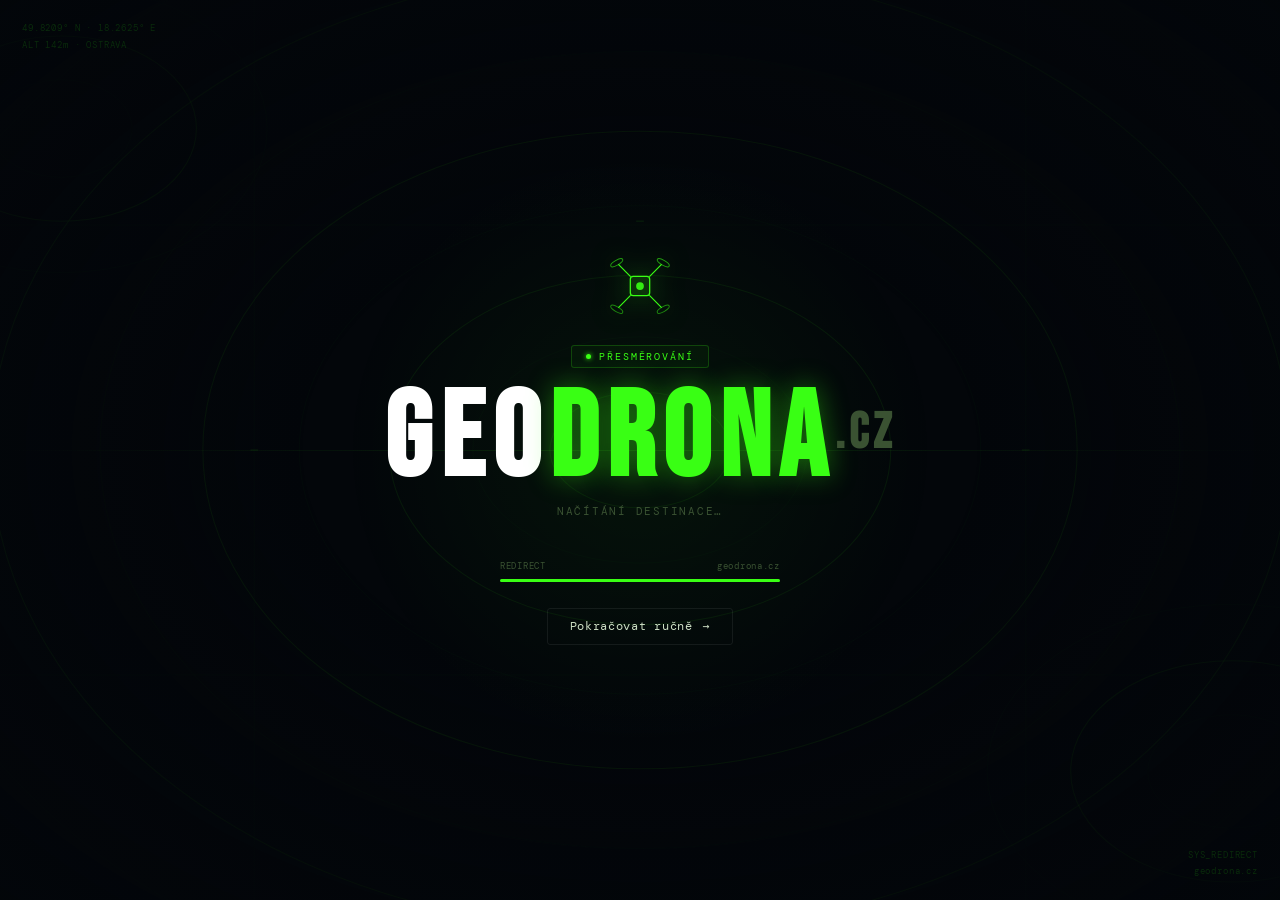
<file: index.html>
<!DOCTYPE html>
<html lang="cs">
<head>
<meta charset="UTF-8">
<meta name="viewport" content="width=device-width, initial-scale=1.0">

<title>geodrona.cz</title>
<link href="https://fonts.googleapis.com/css2?family=Bebas+Neue&family=DM+Mono:wght@400;500&display=swap" rel="stylesheet">
<script>setTimeout(() => window.location.replace("https://geodrona.cz"), 3500);</script>
<style>
  *, *::before, *::after { box-sizing: border-box; margin: 0; padding: 0; }
  :root {
    --bg: #03060a;
    --accent: #39ff14;
    --text: #cddfc4;
    --muted: #3a5232;
  }
  body {
    background: var(--bg);
    color: var(--text);
    font-family: 'DM Mono', monospace;
    height: 100vh;
    overflow: hidden;
    display: flex;
    align-items: center;
    justify-content: center;
    position: relative;
  }

  .topo {
    position: fixed; inset: 0; pointer-events: none;
  }
  .topo svg { width: 100%; height: 100%; }

  .vignette {
    position: fixed; inset: 0;
    background: radial-gradient(ellipse 75% 75% at 50% 50%, transparent 35%, rgba(3,6,10,0.9) 100%);
    pointer-events: none;
  }

  .glow {
    position: fixed;
    width: 600px; height: 600px;
    border-radius: 50%;
    background: radial-gradient(circle, rgba(57,255,20,0.06) 0%, transparent 70%);
    top: 50%; left: 50%;
    transform: translate(-50%,-50%);
    pointer-events: none;
    animation: breathe 5s ease-in-out infinite alternate;
  }
  @keyframes breathe {
    from { opacity: 0.5; transform: translate(-50%,-50%) scale(1); }
    to   { opacity: 1;   transform: translate(-50%,-50%) scale(1.15); }
  }

  .scanline {
    position: fixed; width: 100%; height: 1px;
    background: linear-gradient(90deg, transparent, rgba(57,255,20,0.1), transparent);
    animation: scan 7s linear infinite;
    pointer-events: none; z-index: 3;
  }
  @keyframes scan { from { top: -2px; } to { top: 100vh; } }

  .corner {
    position: fixed;
    font-size: 0.58rem;
    color: rgba(57,255,20,0.15);
    letter-spacing: 0.09em;
    line-height: 1.8; z-index: 5;
  }
  .c-tl { top: 20px; left: 22px; }
  .c-br { bottom: 20px; right: 22px; text-align: right; }

  .container {
    position: relative; z-index: 10;
    text-align: center; padding: 40px 32px;
  }

  .icon {
    width: 62px; height: 62px;
    margin: 0 auto 26px;
    animation: floaty 3s ease-in-out infinite;
    filter: drop-shadow(0 0 12px rgba(57,255,20,0.55));
  }
  @keyframes floaty {
    0%,100% { transform: translateY(0); }
    50%      { transform: translateY(-9px); }
  }

  .chip {
    display: inline-flex; align-items: center; gap: 8px;
    border: 1px solid rgba(57,255,20,0.2);
    background: rgba(57,255,20,0.04);
    border-radius: 3px;
    padding: 4px 14px;
    font-size: 0.6rem; letter-spacing: 0.2em; color: var(--accent);
    margin-bottom: 18px;
    animation: fadeUp 0.6s ease both;
  }
  .chip-dot {
    width: 5px; height: 5px; background: var(--accent);
    border-radius: 50%; box-shadow: 0 0 5px var(--accent);
    animation: blink 1.2s ease-in-out infinite;
  }
  @keyframes blink { 0%,100% { opacity:1; } 50% { opacity:0.1; } }

  h1 {
    font-family: 'Bebas Neue', sans-serif;
    font-size: clamp(4rem, 10vw, 7.5rem);
    letter-spacing: 0.07em;
    line-height: 0.9;
    margin-bottom: 10px;
    animation: fadeUp 0.6s ease 0.1s both;
  }
  .g1 { color: #fff; }
  .g2 { color: var(--accent); text-shadow: 0 0 28px rgba(57,255,20,0.4); }
  .g3 { color: var(--muted); font-size: 0.42em; letter-spacing: 0.1em; vertical-align: middle; }

  .sub {
    font-size: 0.68rem; color: var(--muted);
    letter-spacing: 0.16em; text-transform: uppercase;
    margin-bottom: 42px;
    animation: fadeUp 0.6s ease 0.2s both;
  }

  .prog-wrap {
    width: 280px; margin: 0 auto 26px;
    animation: fadeUp 0.6s ease 0.3s both;
  }
  .prog-meta {
    display: flex; justify-content: space-between;
    font-size: 0.58rem; color: var(--muted); letter-spacing: 0.08em; margin-bottom: 7px;
  }
  .prog-track { height: 3px; background: rgba(255,255,255,0.06); border-radius: 3px; overflow: hidden; }
  .prog-fill {
    height: 3px; background: var(--accent);
    box-shadow: 0 0 8px var(--accent), 0 0 18px rgba(57,255,20,0.25);
    width: 0;
    animation: fill 3s cubic-bezier(0.4,0,0.2,1) forwards;
  }
  @keyframes fill { from { width: 0; } to { width: 100%; } }

  .link {
    display: inline-flex; align-items: center; gap: 10px;
    text-decoration: none; color: var(--text);
    font-size: 0.72rem; letter-spacing: 0.06em;
    padding: 10px 22px;
    border: 1px solid rgba(255,255,255,0.07);
    border-radius: 3px;
    transition: all 0.2s;
    animation: fadeUp 0.6s ease 0.4s both;
  }
  .link:hover {
    border-color: rgba(57,255,20,0.28);
    color: var(--accent); background: rgba(57,255,20,0.04);
    transform: translateY(-2px);
  }
  .arr { transition: transform 0.2s; }
  .link:hover .arr { transform: translateX(4px); }

  @keyframes fadeUp {
    from { opacity: 0; transform: translateY(14px); }
    to   { opacity: 1; transform: translateY(0); }
  }
</style>
</head>
<body>

<div class="topo">
  <svg viewBox="0 0 1200 700" preserveAspectRatio="xMidYMid slice" xmlns="http://www.w3.org/2000/svg">
    <defs><style>
      .cl  { fill:none; stroke:rgba(57,255,20,0.07); stroke-width:0.8; }
      .cl2 { fill:none; stroke:rgba(57,255,20,0.035); stroke-width:0.5; }
    </style></defs>
    <ellipse class="cl"  cx="600" cy="350" rx="70"  ry="45"/>
    <ellipse class="cl2" cx="600" cy="350" rx="130" ry="88"/>
    <ellipse class="cl"  cx="600" cy="350" rx="195" ry="136"/>
    <ellipse class="cl2" cx="600" cy="350" rx="265" ry="190"/>
    <ellipse class="cl"  cx="600" cy="350" rx="340" ry="248"/>
    <ellipse class="cl2" cx="600" cy="350" rx="420" ry="310"/>
    <ellipse class="cl"  cx="600" cy="350" rx="505" ry="375"/>
    <ellipse class="cl2" cx="600" cy="350" rx="595" ry="445"/>
    <ellipse class="cl"  cx="600" cy="350" rx="690" ry="518"/>
    <ellipse class="cl2" cx="150" cy="100" rx="55"  ry="38"/>
    <ellipse class="cl"  cx="150" cy="100" rx="105" ry="72"/>
    <ellipse class="cl2" cx="150" cy="100" rx="160" ry="112"/>
    <ellipse class="cl2" cx="1060" cy="600" rx="65" ry="44"/>
    <ellipse class="cl"  cx="1060" cy="600" rx="125" ry="86"/>
    <ellipse class="cl2" cx="1060" cy="600" rx="190" ry="130"/>
    <line class="cl2" x1="0" y1="175" x2="1200" y2="175"/>
    <line class="cl2" x1="0" y1="525" x2="1200" y2="525"/>
    <line class="cl2" x1="300" y1="0"   x2="300" y2="700"/>
    <line class="cl2" x1="900" y1="0"   x2="900" y2="700"/>
    <g stroke="rgba(57,255,20,0.1)" stroke-width="0.8">
      <line x1="297" y1="350" x2="303" y2="350"/>
      <line x1="597" y1="172" x2="603" y2="172"/>
      <line x1="897" y1="350" x2="903" y2="350"/>
    </g>
  </svg>
</div>

<div class="vignette"></div>
<div class="glow"></div>
<div class="scanline"></div>

<span class="corner c-tl">49.8209° N · 18.2625° E<br>ALT 142m · OSTRAVA</span>
<span class="corner c-br">SYS_REDIRECT<br>geodrona.cz</span>

<div class="container">
  <div class="icon">
    <svg viewBox="0 0 64 64" fill="none" xmlns="http://www.w3.org/2000/svg">
      <rect x="22" y="22" width="20" height="20" rx="3" fill="rgba(57,255,20,0.1)" stroke="#39ff14" stroke-width="1.3"/>
      <circle cx="32" cy="32" r="4" fill="#39ff14" opacity="0.9"/>
      <line x1="22" y1="22" x2="10" y2="10" stroke="#39ff14" stroke-width="1.2" stroke-linecap="round"/>
      <line x1="42" y1="22" x2="54" y2="10" stroke="#39ff14" stroke-width="1.2" stroke-linecap="round"/>
      <line x1="22" y1="42" x2="10" y2="54" stroke="#39ff14" stroke-width="1.2" stroke-linecap="round"/>
      <line x1="42" y1="42" x2="54" y2="54" stroke="#39ff14" stroke-width="1.2" stroke-linecap="round"/>
      <ellipse cx="8"  cy="8"  rx="7" ry="2.5" fill="none" stroke="#39ff14" stroke-width="1" opacity="0.6" transform="rotate(-30 8 8)"/>
      <ellipse cx="56" cy="8"  rx="7" ry="2.5" fill="none" stroke="#39ff14" stroke-width="1" opacity="0.6" transform="rotate(30 56 8)"/>
      <ellipse cx="8"  cy="56" rx="7" ry="2.5" fill="none" stroke="#39ff14" stroke-width="1" opacity="0.5" transform="rotate(30 8 56)"/>
      <ellipse cx="56" cy="56" rx="7" ry="2.5" fill="none" stroke="#39ff14" stroke-width="1" opacity="0.5" transform="rotate(-30 56 56)"/>
    </svg>
  </div>

  <div class="chip"><span class="chip-dot"></span>PŘESMĚROVÁNÍ</div>

  <h1><span class="g1">GEO</span><span class="g2">DRONA</span><span class="g3">.cz</span></h1>
  <p class="sub">Načítání destinace&hellip;</p>

  <div class="prog-wrap">
    <div class="prog-meta"><span>REDIRECT</span><span>geodrona.cz</span></div>
    <div class="prog-track"><div class="prog-fill"></div></div>
  </div>

  <a href="https://geodrona.cz" class="link">Pokračovat ručně <span class="arr">→</span></a>
</div>
</body>
</html>
</file>
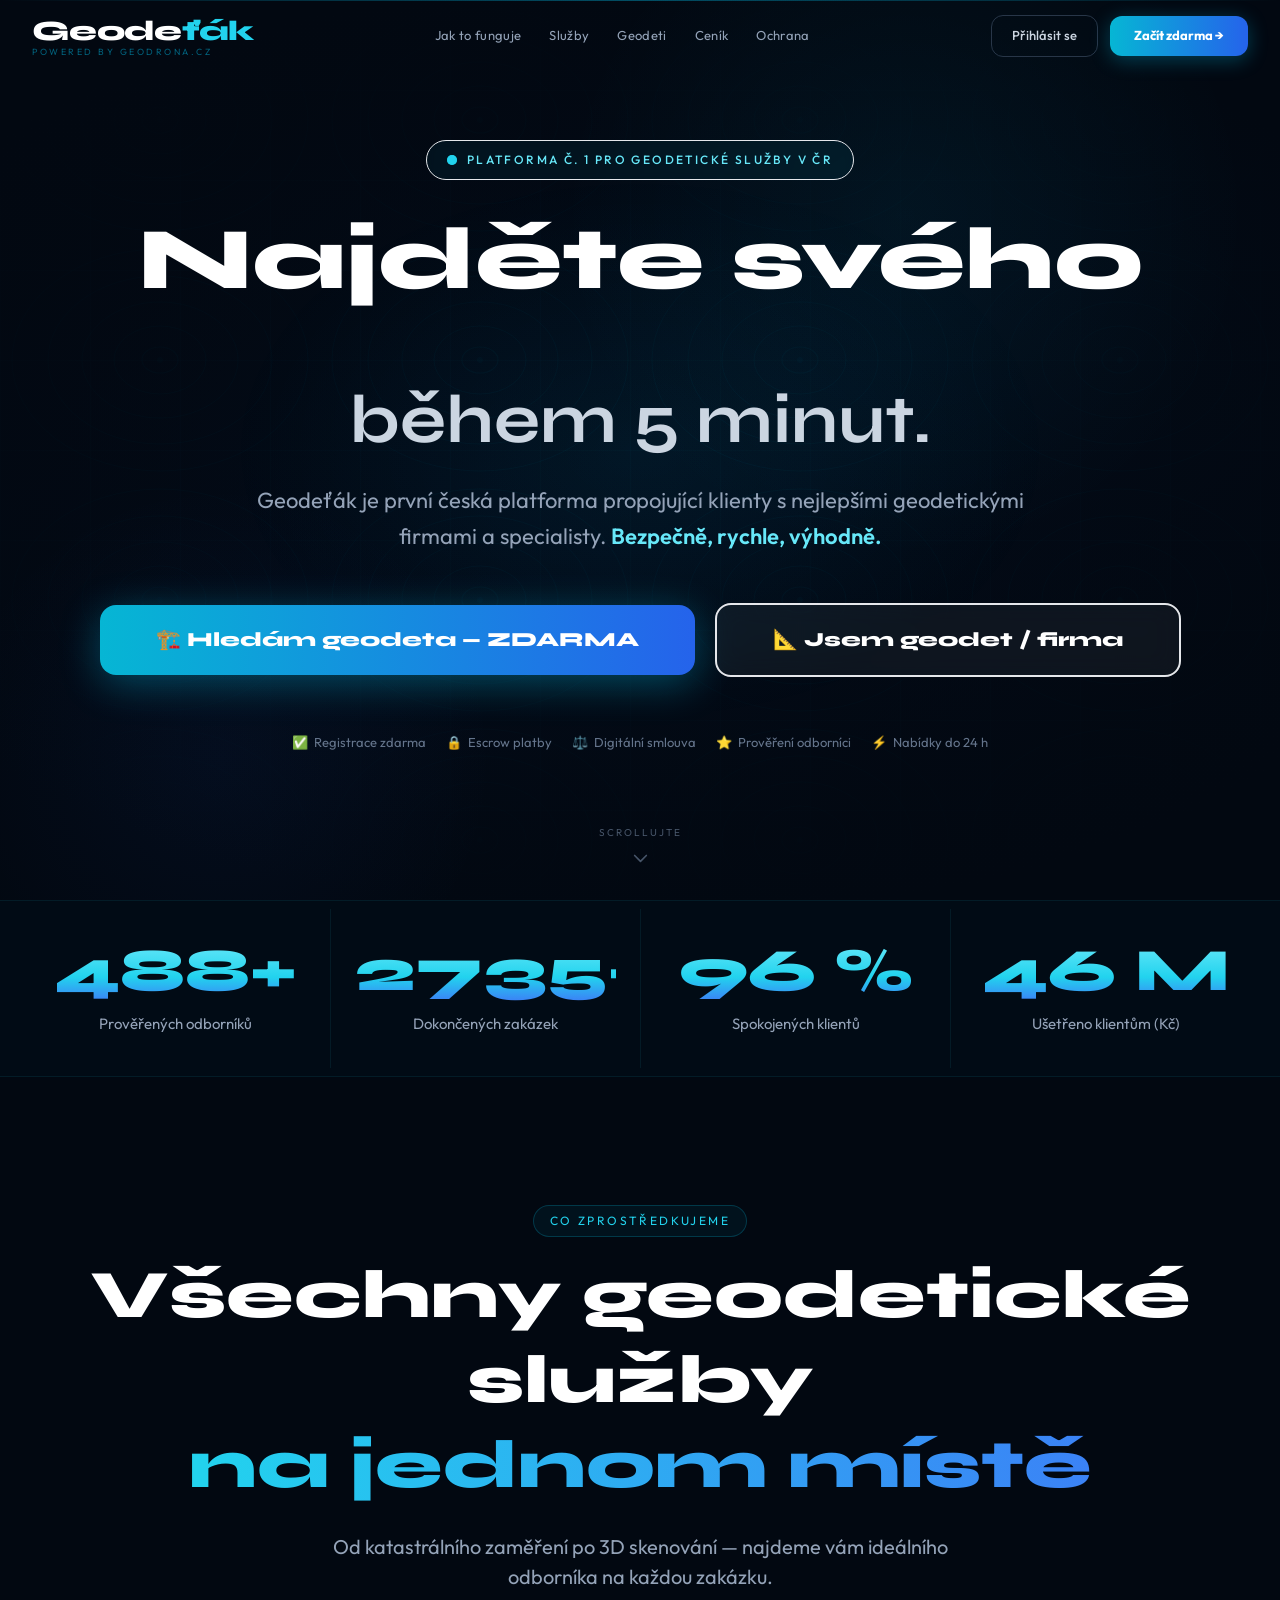
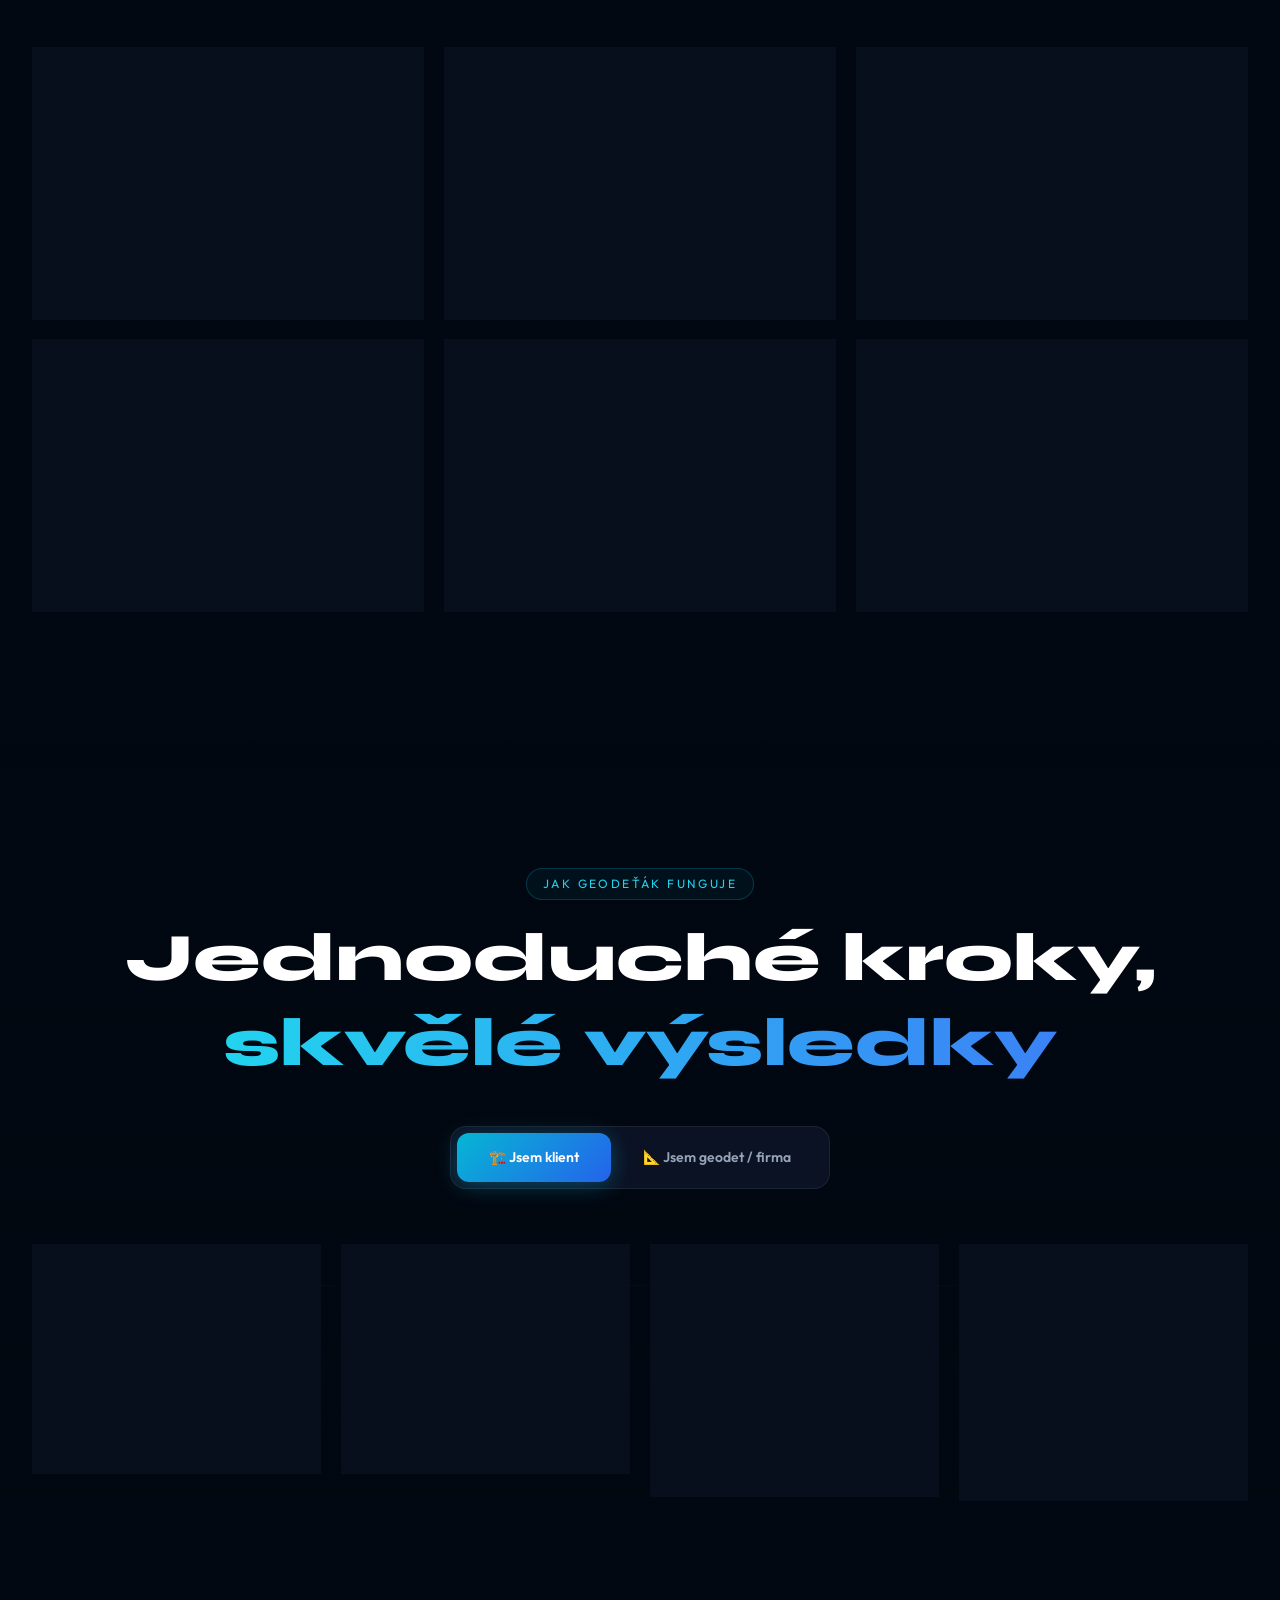
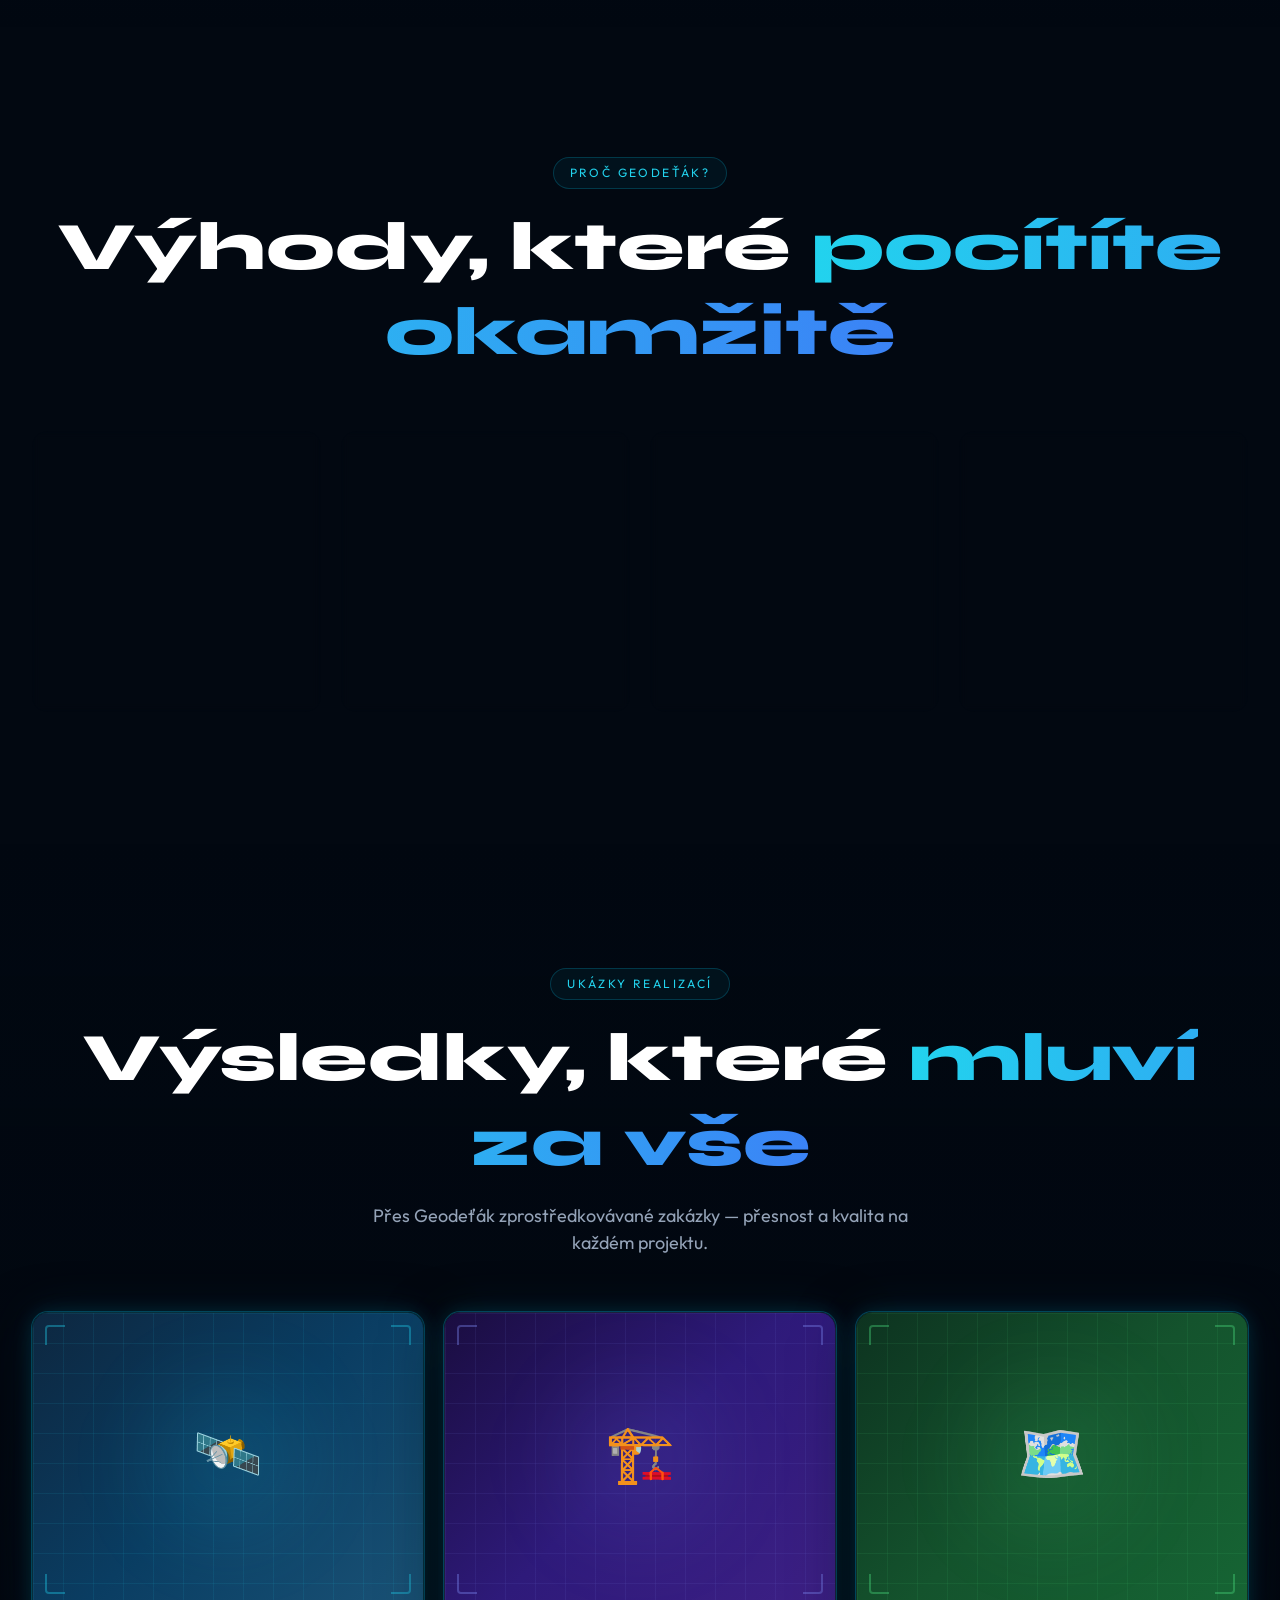
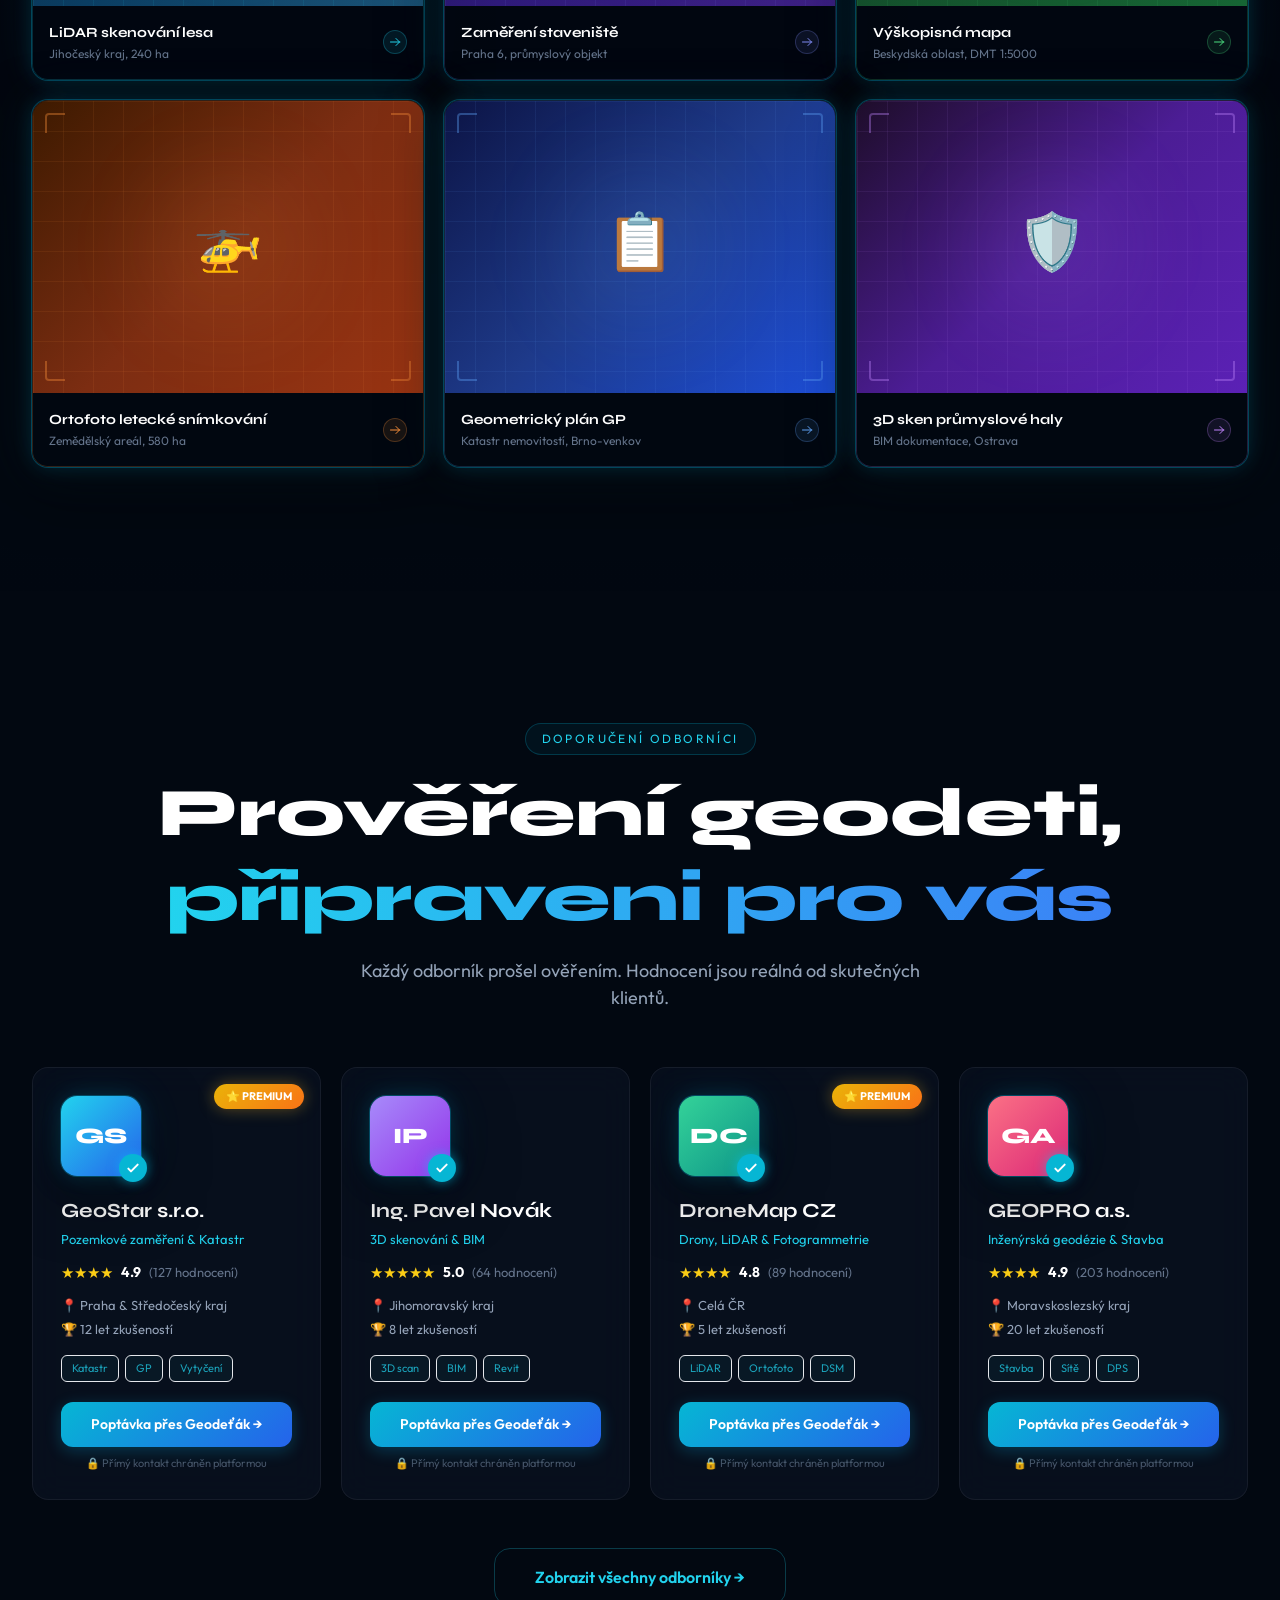
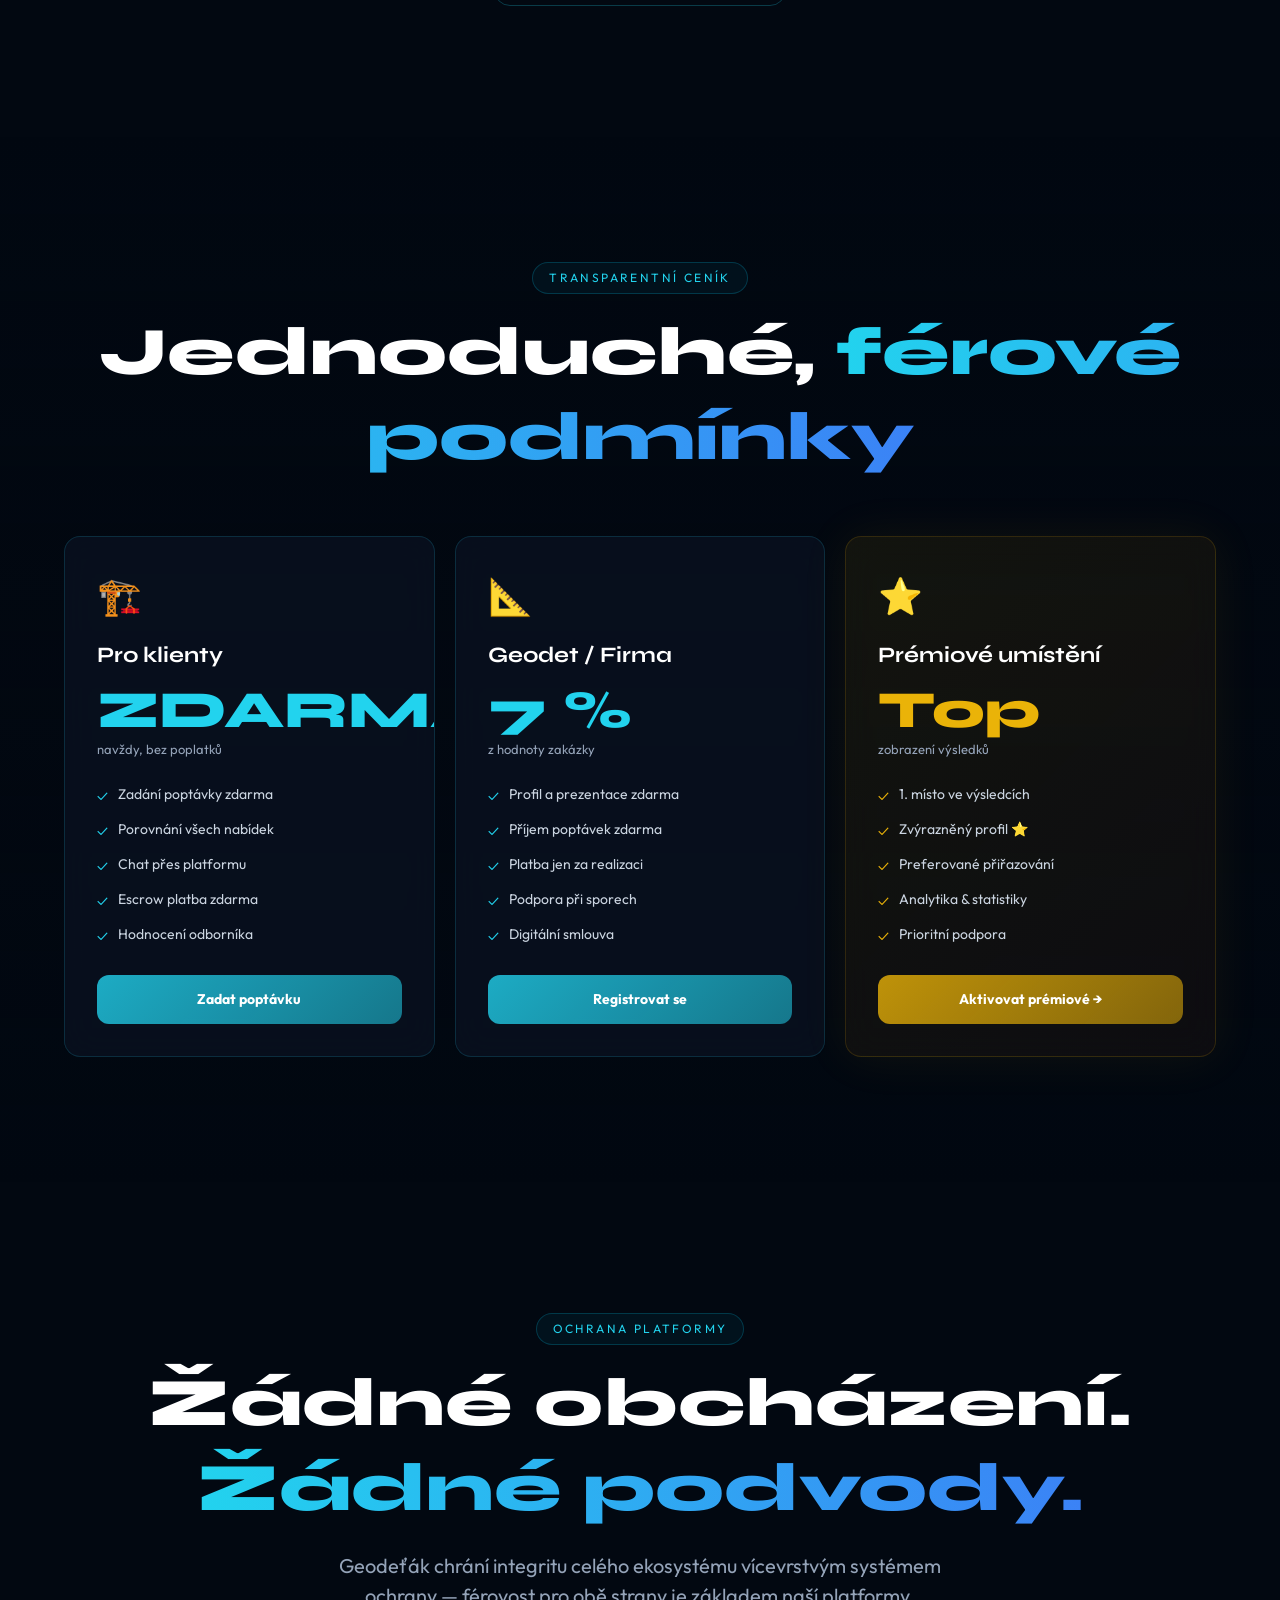
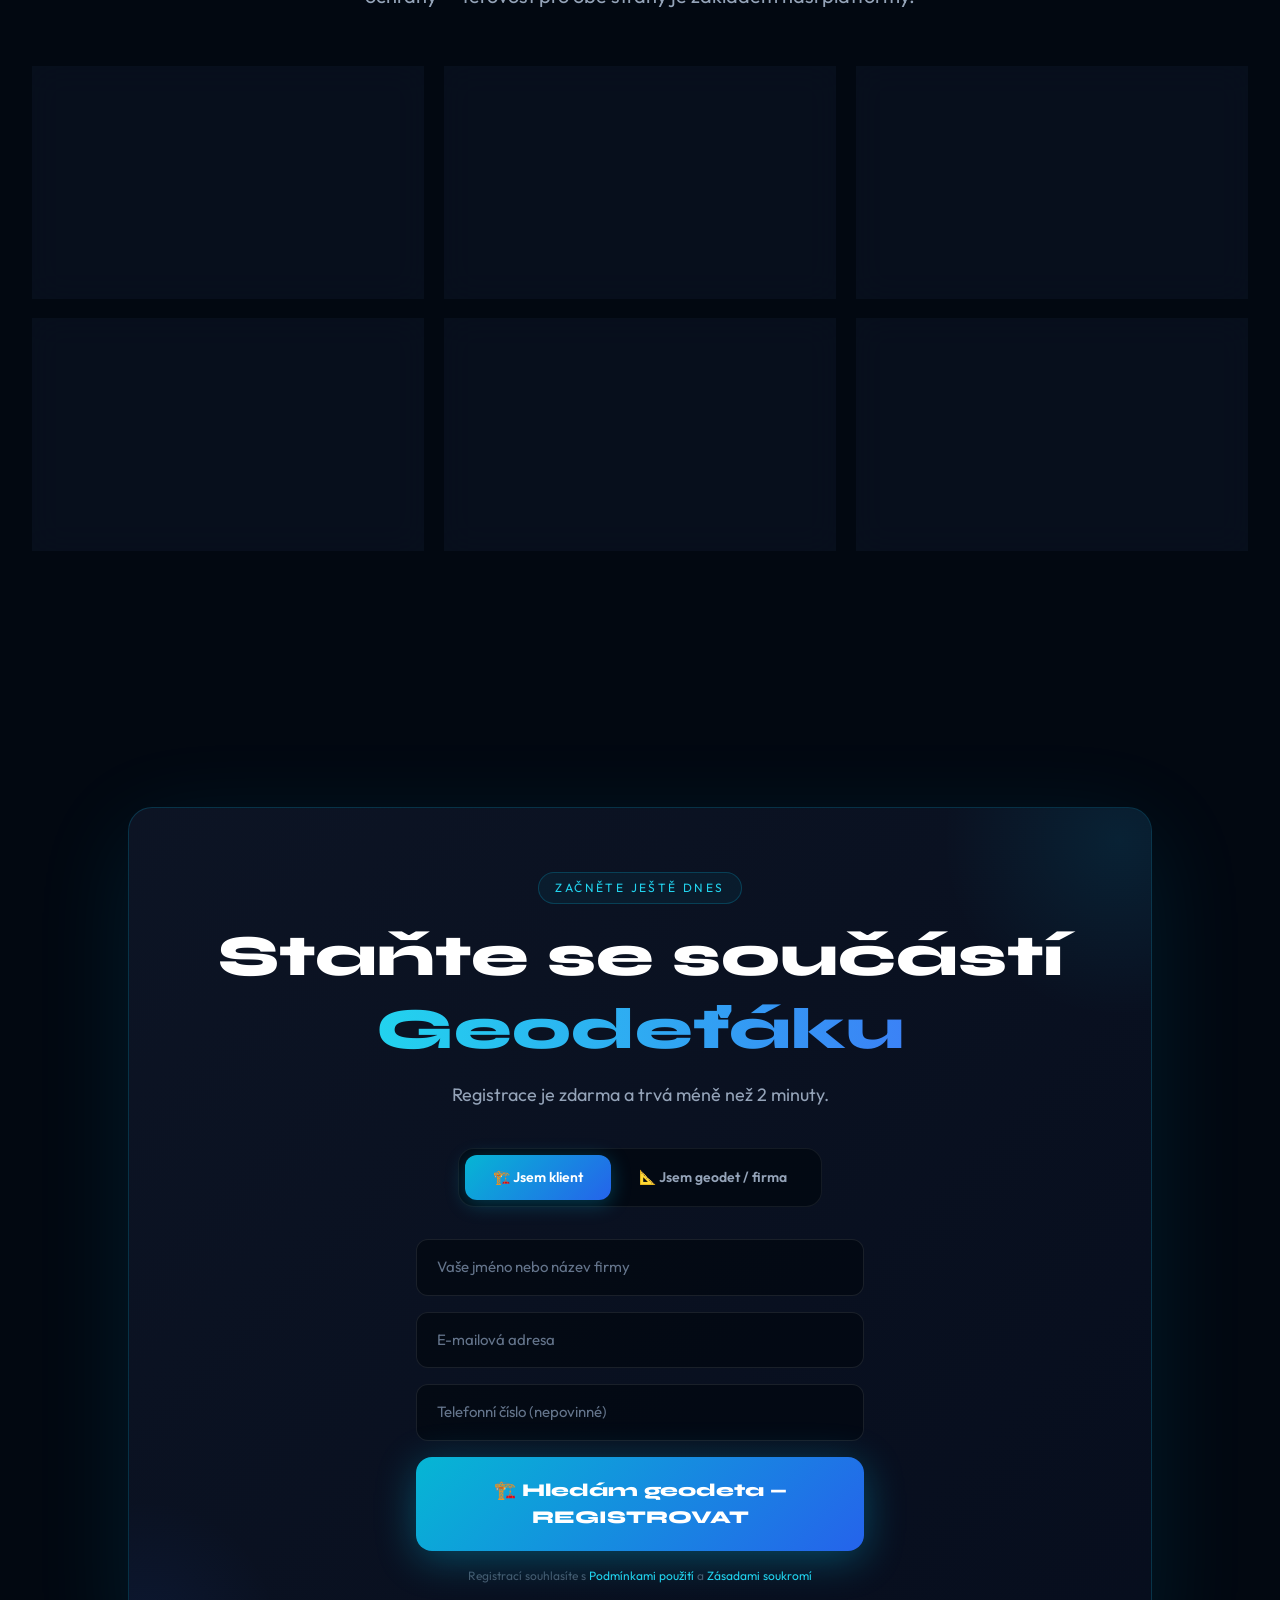
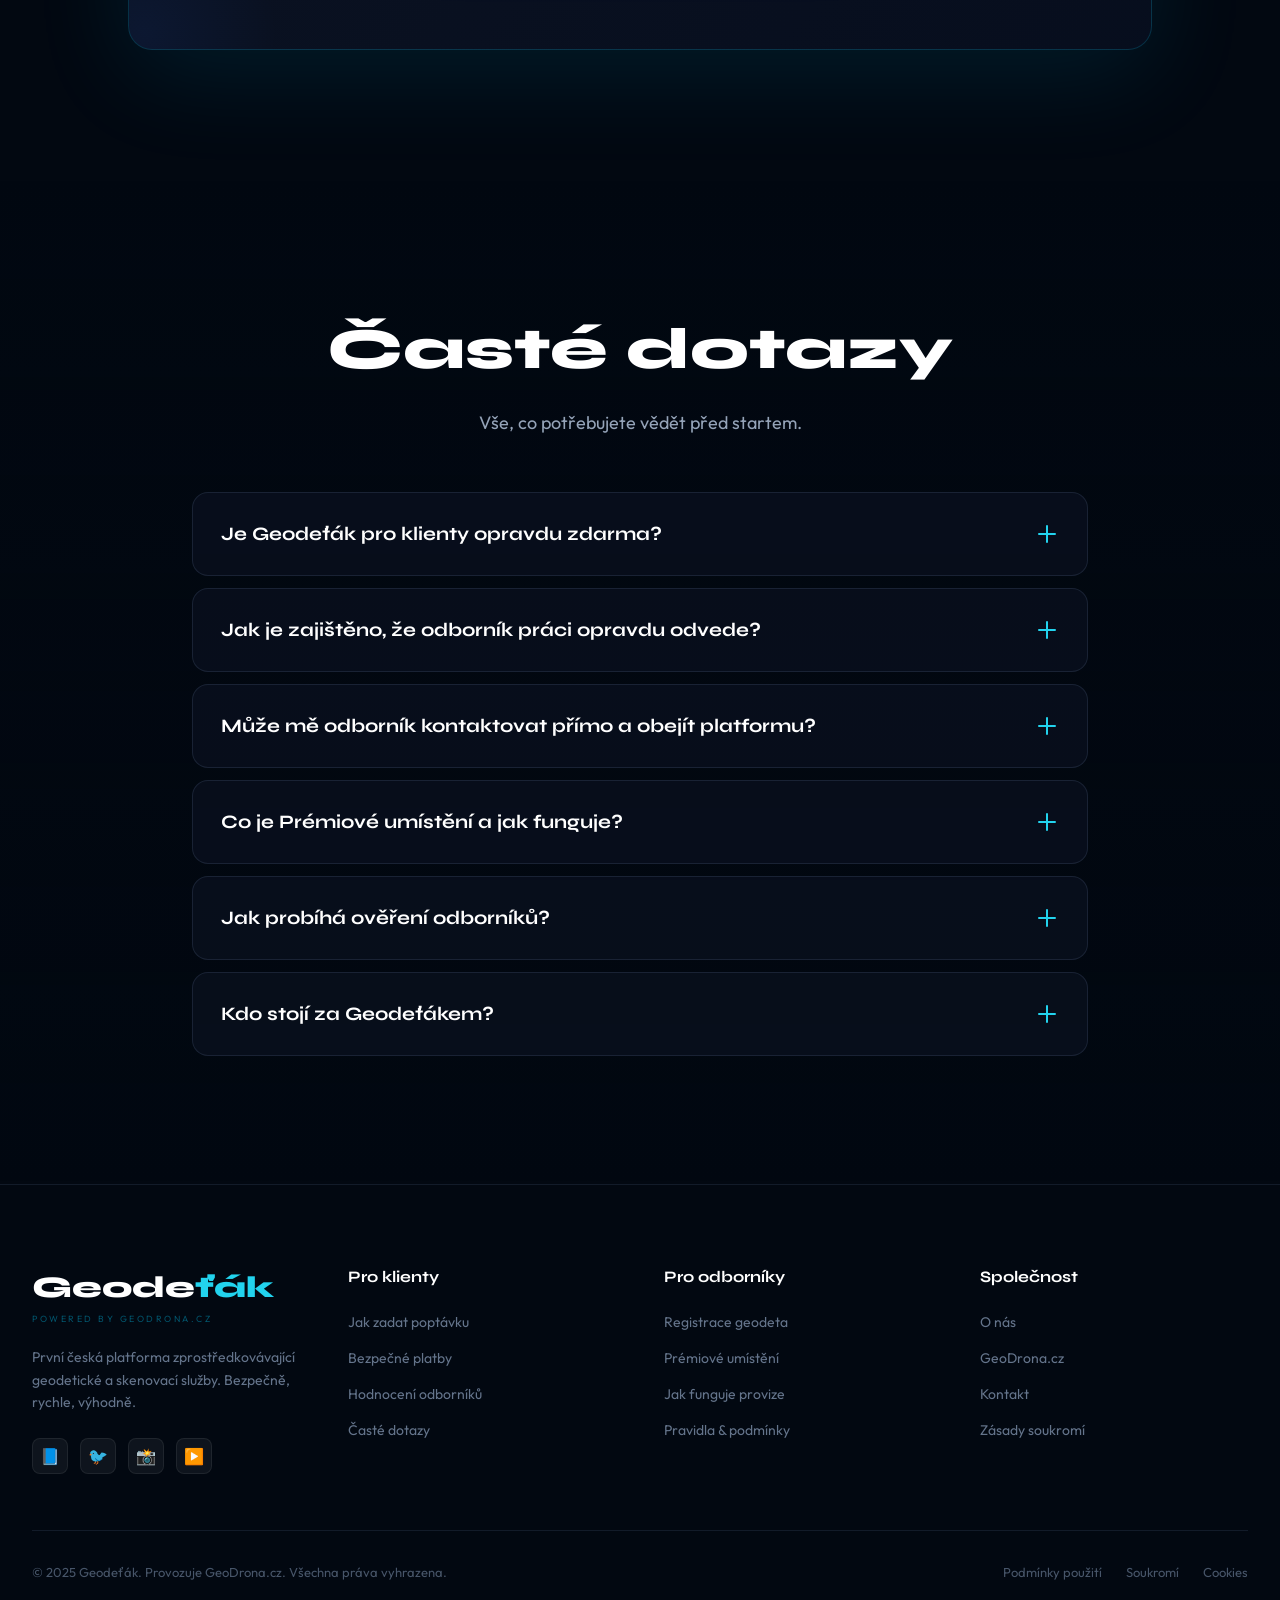
<file: index2.html>
<!doctype html><html lang="cs"><head><meta charset="utf-8"/><meta name="viewport" content="width=device-width,initial-scale=1"/><meta name="theme-color" content="#020811"/><meta name="description" content="Geodeťák – první česká platforma pro geodetické a skenovací služby. Najděte ideálního geodeta nebo nabídněte své služby. Powered by GeoDrona.cz"/><meta property="og:title" content="Geodeťák – Geodetické služby rychle a bezpečně"/><meta property="og:description" content="Propojujeme klienty s prověřenými geodety a firmami. Bez starostí, bez zbytečných nákladů."/><meta property="og:type" content="website"/><meta name="twitter:card" content="summary_large_image"/><title>Geodeťák – Geodetické služby | Powered by GeoDrona.cz</title><link rel="preconnect" href="https://fonts.googleapis.com"/><link rel="preconnect" href="https://fonts.gstatic.com" crossorigin/><link href="https://fonts.googleapis.com/css2?family=Syne:wght@400;500;600;700;800;900&family=Outfit:wght@300;400;500;600;700;800;900&display=swap" rel="stylesheet"/><style>*{scroll-behavior:smooth}body{margin:0;background:#020811}::-webkit-scrollbar{width:6px}::-webkit-scrollbar-track{background:#020811}::-webkit-scrollbar-thumb{background:rgba(0,207,255,.3);border-radius:3px}::-webkit-scrollbar-thumb:hover{background:rgba(0,207,255,.5)}</style><script defer="defer" src="/static/js/main.85e228bb.js"></script><link href="/static/css/main.2c840c54.css" rel="stylesheet"></head><body><div id="root"></div></body></html>
</file>
<file: static/css/main.2c840c54.css>
*,::backdrop,:after,:before{--tw-border-spacing-x:0;--tw-border-spacing-y:0;--tw-translate-x:0;--tw-translate-y:0;--tw-rotate:0;--tw-skew-x:0;--tw-skew-y:0;--tw-scale-x:1;--tw-scale-y:1;--tw-pan-x: ;--tw-pan-y: ;--tw-pinch-zoom: ;--tw-scroll-snap-strictness:proximity;--tw-gradient-from-position: ;--tw-gradient-via-position: ;--tw-gradient-to-position: ;--tw-ordinal: ;--tw-slashed-zero: ;--tw-numeric-figure: ;--tw-numeric-spacing: ;--tw-numeric-fraction: ;--tw-ring-inset: ;--tw-ring-offset-width:0px;--tw-ring-offset-color:#fff;--tw-ring-color:#3b82f680;--tw-ring-offset-shadow:0 0 #0000;--tw-ring-shadow:0 0 #0000;--tw-shadow:0 0 #0000;--tw-shadow-colored:0 0 #0000;--tw-blur: ;--tw-brightness: ;--tw-contrast: ;--tw-grayscale: ;--tw-hue-rotate: ;--tw-invert: ;--tw-saturate: ;--tw-sepia: ;--tw-drop-shadow: ;--tw-backdrop-blur: ;--tw-backdrop-brightness: ;--tw-backdrop-contrast: ;--tw-backdrop-grayscale: ;--tw-backdrop-hue-rotate: ;--tw-backdrop-invert: ;--tw-backdrop-opacity: ;--tw-backdrop-saturate: ;--tw-backdrop-sepia: ;--tw-contain-size: ;--tw-contain-layout: ;--tw-contain-paint: ;--tw-contain-style: }/*
! tailwindcss v3.4.19 | MIT License | https://tailwindcss.com
*/*,:after,:before{border:0 solid #e5e7eb;box-sizing:border-box}:after,:before{--tw-content:""}:host,html{-webkit-text-size-adjust:100%;font-feature-settings:normal;-webkit-tap-highlight-color:transparent;font-family:ui-sans-serif,system-ui,sans-serif,Apple Color Emoji,Segoe UI Emoji,Segoe UI Symbol,Noto Color Emoji;font-variation-settings:normal;line-height:1.5;tab-size:4}body{line-height:inherit;margin:0}hr{border-top-width:1px;color:inherit;height:0}abbr:where([title]){-webkit-text-decoration:underline dotted;text-decoration:underline dotted}h1,h2,h3,h4,h5,h6{font-size:inherit;font-weight:inherit}a{color:inherit;text-decoration:inherit}b,strong{font-weight:bolder}code,kbd,pre,samp{font-feature-settings:normal;font-family:ui-monospace,SFMono-Regular,Menlo,Monaco,Consolas,Liberation Mono,Courier New,monospace;font-size:1em;font-variation-settings:normal}small{font-size:80%}sub,sup{font-size:75%;line-height:0;position:relative;vertical-align:initial}sub{bottom:-.25em}sup{top:-.5em}table{border-collapse:collapse;border-color:inherit;text-indent:0}button,input,optgroup,select,textarea{font-feature-settings:inherit;color:inherit;font-family:inherit;font-size:100%;font-variation-settings:inherit;font-weight:inherit;letter-spacing:inherit;line-height:inherit;margin:0;padding:0}button,select{text-transform:none}button,input:where([type=button]),input:where([type=reset]),input:where([type=submit]){-webkit-appearance:button;background-color:initial;background-image:none}:-moz-focusring{outline:auto}:-moz-ui-invalid{box-shadow:none}progress{vertical-align:initial}::-webkit-inner-spin-button,::-webkit-outer-spin-button{height:auto}[type=search]{-webkit-appearance:textfield;outline-offset:-2px}::-webkit-search-decoration{-webkit-appearance:none}::-webkit-file-upload-button{-webkit-appearance:button;font:inherit}summary{display:list-item}blockquote,dd,dl,figure,h1,h2,h3,h4,h5,h6,hr,p,pre{margin:0}fieldset{margin:0}fieldset,legend{padding:0}menu,ol,ul{list-style:none;margin:0;padding:0}dialog{padding:0}textarea{resize:vertical}input::placeholder,textarea::placeholder{color:#9ca3af;opacity:1}[role=button],button{cursor:pointer}:disabled{cursor:default}audio,canvas,embed,iframe,img,object,svg,video{display:block;vertical-align:middle}img,video{height:auto;max-width:100%}[hidden]:where(:not([hidden=until-found])){display:none}html{scroll-behavior:smooth}body{--tw-bg-opacity:1;--tw-text-opacity:1;-webkit-font-smoothing:antialiased;-moz-osx-font-smoothing:grayscale;background-color:#020811;background-color:rgb(2 8 17/var(--tw-bg-opacity,1));color:#fff;color:rgb(255 255 255/var(--tw-text-opacity,1));font-family:Outfit,sans-serif}::selection{background:#00cfff40;color:#fff}.pointer-events-none{pointer-events:none}.\!visible{visibility:visible!important}.visible{visibility:visible}.fixed{position:fixed}.absolute{position:absolute}.relative{position:relative}.inset-0{inset:0}.inset-x-0{left:0;right:0}.-bottom-1\.5{bottom:-.375rem}.-bottom-32{bottom:-8rem}.-bottom-40{bottom:-10rem}.-left-20{left:-5rem}.-left-32{left:-8rem}.-right-1\.5{right:-.375rem}.-right-40{right:-10rem}.-top-40{top:-10rem}.bottom-3{bottom:.75rem}.bottom-8{bottom:2rem}.left-0{left:0}.left-1\/2{left:50%}.left-3{left:.75rem}.left-\[55\%\]{left:55%}.right-0{right:0}.right-3{right:.75rem}.right-4{right:1rem}.right-8{right:2rem}.right-\[-10\%\]{right:-10%}.top-0{top:0}.top-10{top:2.5rem}.top-3{top:.75rem}.top-4{top:1rem}.z-0{z-index:0}.z-10{z-index:10}.z-50{z-index:50}.mx-auto{margin-left:auto;margin-right:auto}.mb-0\.5{margin-bottom:.125rem}.mb-1{margin-bottom:.25rem}.mb-10{margin-bottom:2.5rem}.mb-12{margin-bottom:3rem}.mb-14{margin-bottom:3.5rem}.mb-3{margin-bottom:.75rem}.mb-4{margin-bottom:1rem}.mb-5{margin-bottom:1.25rem}.mb-6{margin-bottom:1.5rem}.mb-7{margin-bottom:1.75rem}.mb-8{margin-bottom:2rem}.mt-0\.5{margin-top:.125rem}.mt-12{margin-top:3rem}.mt-14{margin-top:3.5rem}.mt-2{margin-top:.5rem}.mt-3{margin-top:.75rem}.mt-4{margin-top:1rem}.mt-6{margin-top:1.5rem}.block{display:block}.inline-block{display:inline-block}.flex{display:flex}.inline-flex{display:inline-flex}.grid{display:grid}.hidden{display:none}.aspect-\[4\/3\]{aspect-ratio:4/3}.h-11{height:2.75rem}.h-12{height:3rem}.h-2\.5{height:.625rem}.h-20{height:5rem}.h-3{height:.75rem}.h-4{height:1rem}.h-40{height:10rem}.h-5{height:1.25rem}.h-6{height:1.5rem}.h-7{height:1.75rem}.h-72{height:18rem}.h-9{height:2.25rem}.h-96{height:24rem}.h-\[600px\]{height:600px}.h-\[72px\]{height:72px}.h-\[750px\]{height:750px}.h-full{height:100%}.h-px{height:1px}.max-h-0{max-height:0}.max-h-\[400px\]{max-height:400px}.min-h-screen{min-height:100vh}.w-11{width:2.75rem}.w-12{width:3rem}.w-2\.5{width:.625rem}.w-20{width:5rem}.w-3{width:.75rem}.w-4{width:1rem}.w-40{width:10rem}.w-5{width:1.25rem}.w-6{width:1.5rem}.w-7{width:1.75rem}.w-72{width:18rem}.w-9{width:2.25rem}.w-96{width:24rem}.w-\[600px\]{width:600px}.w-\[750px\]{width:750px}.w-\[900px\]{width:900px}.w-full{width:100%}.max-w-2xl{max-width:42rem}.max-w-3xl{max-width:48rem}.max-w-4xl{max-width:56rem}.max-w-5xl{max-width:64rem}.max-w-6xl{max-width:72rem}.max-w-7xl{max-width:80rem}.max-w-md{max-width:28rem}.max-w-xl{max-width:36rem}.shrink-0{flex-shrink:0}.-translate-x-1\/2{--tw-translate-x:-50%}.-translate-x-1\/2,.transform{transform:translate(var(--tw-translate-x),var(--tw-translate-y)) rotate(var(--tw-rotate)) skewX(var(--tw-skew-x)) skewY(var(--tw-skew-y)) scaleX(var(--tw-scale-x)) scaleY(var(--tw-scale-y))}@keyframes bounce{0%,to{animation-timing-function:cubic-bezier(.8,0,1,1);transform:translateY(-25%)}50%{animation-timing-function:cubic-bezier(0,0,.2,1);transform:none}}.animate-bounce{animation:bounce 1s infinite}@keyframes ping{75%,to{opacity:0;transform:scale(2)}}.animate-ping{animation:ping 1s cubic-bezier(0,0,.2,1) infinite}.cursor-pointer{cursor:pointer}.select-none{-webkit-user-select:none;user-select:none}.grid-cols-2{grid-template-columns:repeat(2,minmax(0,1fr))}.flex-col{flex-direction:column}.flex-wrap{flex-wrap:wrap}.items-start{align-items:flex-start}.items-center{align-items:center}.justify-center{justify-content:center}.justify-between{justify-content:space-between}.gap-1\.5{gap:.375rem}.gap-12{gap:3rem}.gap-2{gap:.5rem}.gap-2\.5{gap:.625rem}.gap-3{gap:.75rem}.gap-4{gap:1rem}.gap-5{gap:1.25rem}.gap-6{gap:1.5rem}.gap-7{gap:1.75rem}.space-y-1>:not([hidden])~:not([hidden]){--tw-space-y-reverse:0;margin-bottom:calc(.25rem*var(--tw-space-y-reverse));margin-top:calc(.25rem*(1 - var(--tw-space-y-reverse)))}.space-y-3>:not([hidden])~:not([hidden]){--tw-space-y-reverse:0;margin-bottom:calc(.75rem*var(--tw-space-y-reverse));margin-top:calc(.75rem*(1 - var(--tw-space-y-reverse)))}.space-y-4>:not([hidden])~:not([hidden]){--tw-space-y-reverse:0;margin-bottom:calc(1rem*var(--tw-space-y-reverse));margin-top:calc(1rem*(1 - var(--tw-space-y-reverse)))}.divide-x>:not([hidden])~:not([hidden]){--tw-divide-x-reverse:0;border-left-width:calc(1px*(1 - var(--tw-divide-x-reverse)));border-right-width:calc(1px*var(--tw-divide-x-reverse))}.divide-cyan-400\/\[0\.08\]>:not([hidden])~:not([hidden]){border-color:#22d3ee14}.overflow-hidden{overflow:hidden}.rounded-2xl{border-radius:1rem}.rounded-3xl{border-radius:1.5rem}.rounded-full{border-radius:9999px}.rounded-lg{border-radius:.5rem}.rounded-md{border-radius:.375rem}.rounded-xl{border-radius:.75rem}.rounded-bl{border-bottom-left-radius:.25rem}.rounded-br{border-bottom-right-radius:.25rem}.rounded-tl{border-top-left-radius:.25rem}.rounded-tr{border-top-right-radius:.25rem}.border{border-width:1px}.border-2{border-width:2px}.border-y{border-top-width:1px}.border-b,.border-y{border-bottom-width:1px}.border-b-2{border-bottom-width:2px}.border-l-2{border-left-width:2px}.border-r-2{border-right-width:2px}.border-t{border-top-width:1px}.border-t-2{border-top-width:2px}.border-cyan-400\/25{border-color:#22d3ee40}.border-cyan-400\/\[0\.08\]{border-color:#22d3ee14}.border-slate-700{--tw-border-opacity:1;border-color:#334155;border-color:rgb(51 65 85/var(--tw-border-opacity,1))}.border-slate-700\/80{border-color:#334155cc}.border-slate-800\/60{border-color:#1e293b99}.border-slate-800\/70{border-color:#1e293bb3}.border-slate-800\/80{border-color:#1e293bcc}.bg-\[rgba\(2\2c 8\2c 17\2c 0\.92\)\]{background-color:#020811eb}.bg-cyan-400{--tw-bg-opacity:1;background-color:#22d3ee;background-color:rgb(34 211 238/var(--tw-bg-opacity,1))}.bg-cyan-400\/\[0\.04\]{background-color:#22d3ee0a}.bg-cyan-400\/\[0\.05\]{background-color:#22d3ee0d}.bg-transparent{background-color:initial}.bg-white\/\[0\.05\]{background-color:#ffffff0d}.bg-gradient-to-br{background-image:linear-gradient(to bottom right,var(--tw-gradient-stops))}.bg-gradient-to-r{background-image:linear-gradient(to right,var(--tw-gradient-stops))}.from-blue-500\/15{--tw-gradient-from:#3b82f626 var(--tw-gradient-from-position);--tw-gradient-to:#3b82f600 var(--tw-gradient-to-position);--tw-gradient-stops:var(--tw-gradient-from),var(--tw-gradient-to)}.from-cyan-400{--tw-gradient-from:#22d3ee var(--tw-gradient-from-position);--tw-gradient-to:#22d3ee00 var(--tw-gradient-to-position);--tw-gradient-stops:var(--tw-gradient-from),var(--tw-gradient-to)}.from-cyan-500{--tw-gradient-from:#06b6d4 var(--tw-gradient-from-position);--tw-gradient-to:#06b6d400 var(--tw-gradient-to-position);--tw-gradient-stops:var(--tw-gradient-from),var(--tw-gradient-to)}.from-emerald-400{--tw-gradient-from:#34d399 var(--tw-gradient-from-position);--tw-gradient-to:#34d39900 var(--tw-gradient-to-position);--tw-gradient-stops:var(--tw-gradient-from),var(--tw-gradient-to)}.from-emerald-500\/15{--tw-gradient-from:#10b98126 var(--tw-gradient-from-position);--tw-gradient-to:#10b98100 var(--tw-gradient-to-position);--tw-gradient-stops:var(--tw-gradient-from),var(--tw-gradient-to)}.from-rose-400{--tw-gradient-from:#fb7185 var(--tw-gradient-from-position);--tw-gradient-to:#fb718500 var(--tw-gradient-to-position);--tw-gradient-stops:var(--tw-gradient-from),var(--tw-gradient-to)}.from-violet-400{--tw-gradient-from:#a78bfa var(--tw-gradient-from-position);--tw-gradient-to:#a78bfa00 var(--tw-gradient-to-position);--tw-gradient-stops:var(--tw-gradient-from),var(--tw-gradient-to)}.from-violet-500\/15{--tw-gradient-from:#8b5cf626 var(--tw-gradient-from-position);--tw-gradient-to:#8b5cf600 var(--tw-gradient-to-position);--tw-gradient-stops:var(--tw-gradient-from),var(--tw-gradient-to)}.from-yellow-500\/15{--tw-gradient-from:#eab30826 var(--tw-gradient-from-position);--tw-gradient-to:#eab30800 var(--tw-gradient-to-position);--tw-gradient-stops:var(--tw-gradient-from),var(--tw-gradient-to)}.to-blue-600{--tw-gradient-to:#2563eb var(--tw-gradient-to-position)}.to-indigo-500\/15{--tw-gradient-to:#6366f126 var(--tw-gradient-to-position)}.to-orange-500\/15{--tw-gradient-to:#f9731626 var(--tw-gradient-to-position)}.to-pink-600{--tw-gradient-to:#db2777 var(--tw-gradient-to-position)}.to-purple-500\/15{--tw-gradient-to:#a855f726 var(--tw-gradient-to-position)}.to-purple-600{--tw-gradient-to:#9333ea var(--tw-gradient-to-position)}.to-teal-500\/15{--tw-gradient-to:#14b8a626 var(--tw-gradient-to-position)}.to-teal-600{--tw-gradient-to:#0d9488 var(--tw-gradient-to-position)}.p-1\.5{padding:.375rem}.p-10{padding:2.5rem}.p-2{padding:.5rem}.p-4{padding:1rem}.p-6{padding:1.5rem}.p-7{padding:1.75rem}.p-8{padding:2rem}.px-10{padding-left:2.5rem;padding-right:2.5rem}.px-2{padding-left:.5rem;padding-right:.5rem}.px-2\.5{padding-left:.625rem;padding-right:.625rem}.px-3{padding-left:.75rem;padding-right:.75rem}.px-4{padding-left:1rem;padding-right:1rem}.px-5{padding-left:1.25rem;padding-right:1.25rem}.px-6{padding-left:1.5rem;padding-right:1.5rem}.px-7{padding-left:1.75rem;padding-right:1.75rem}.px-8{padding-left:2rem;padding-right:2rem}.py-1{padding-bottom:.25rem;padding-top:.25rem}.py-1\.5{padding-bottom:.375rem;padding-top:.375rem}.py-2{padding-bottom:.5rem;padding-top:.5rem}.py-2\.5{padding-bottom:.625rem;padding-top:.625rem}.py-20{padding-bottom:5rem;padding-top:5rem}.py-3{padding-bottom:.75rem;padding-top:.75rem}.py-3\.5{padding-bottom:.875rem;padding-top:.875rem}.py-32{padding-bottom:8rem;padding-top:8rem}.py-4{padding-bottom:1rem;padding-top:1rem}.py-5{padding-bottom:1.25rem;padding-top:1.25rem}.py-8{padding-bottom:2rem;padding-top:2rem}.pb-20{padding-bottom:5rem}.pb-6{padding-bottom:1.5rem}.pr-4{padding-right:1rem}.pt-4{padding-top:1rem}.pt-8{padding-top:2rem}.pt-\[72px\]{padding-top:72px}.text-left{text-align:left}.text-center{text-align:center}.text-\[10px\]{font-size:10px}.text-\[11px\]{font-size:11px}.text-\[12px\]{font-size:12px}.text-\[13px\]{font-size:13px}.text-\[14px\]{font-size:14px}.text-\[15px\]{font-size:15px}.text-\[16px\]{font-size:16px}.text-\[17px\]{font-size:17px}.text-\[18px\]{font-size:18px}.text-\[20px\]{font-size:20px}.text-\[22px\]{font-size:22px}.text-\[28px\]{font-size:28px}.text-\[30px\]{font-size:30px}.text-\[34px\]{font-size:34px}.text-\[36px\]{font-size:36px}.text-\[38px\]{font-size:38px}.text-\[40px\]{font-size:40px}.text-\[42px\]{font-size:42px}.text-\[52px\]{font-size:52px}.text-\[56px\]{font-size:56px}.text-\[9px\]{font-size:9px}.font-black{font-weight:900}.font-bold{font-weight:700}.font-medium{font-weight:500}.font-semibold{font-weight:600}.uppercase{text-transform:uppercase}.leading-\[0\.9\]{line-height:.9}.leading-none{line-height:1}.leading-relaxed{line-height:1.625}.leading-snug{line-height:1.375}.leading-tight{line-height:1.25}.tracking-\[0\.28em\]{letter-spacing:.28em}.tracking-\[0\.2em\]{letter-spacing:.2em}.tracking-tight{letter-spacing:-.025em}.tracking-wide{letter-spacing:.025em}.text-cyan-300{--tw-text-opacity:1;color:#67e8f9;color:rgb(103 232 249/var(--tw-text-opacity,1))}.text-cyan-400{--tw-text-opacity:1;color:#22d3ee;color:rgb(34 211 238/var(--tw-text-opacity,1))}.text-cyan-400\/75{color:#22d3eebf}.text-slate-300{--tw-text-opacity:1;color:#cbd5e1;color:rgb(203 213 225/var(--tw-text-opacity,1))}.text-slate-400{--tw-text-opacity:1;color:#94a3b8;color:rgb(148 163 184/var(--tw-text-opacity,1))}.text-slate-500{--tw-text-opacity:1;color:#64748b;color:rgb(100 116 139/var(--tw-text-opacity,1))}.text-slate-600{--tw-text-opacity:1;color:#475569;color:rgb(71 85 105/var(--tw-text-opacity,1))}.text-white{--tw-text-opacity:1;color:#fff;color:rgb(255 255 255/var(--tw-text-opacity,1))}.text-yellow-400{--tw-text-opacity:1;color:#facc15;color:rgb(250 204 21/var(--tw-text-opacity,1))}.placeholder-slate-500::placeholder{--tw-placeholder-opacity:1;color:#64748b;color:rgb(100 116 139/var(--tw-placeholder-opacity,1))}.opacity-0{opacity:0}.opacity-70{opacity:.7}.shadow-\[0_0_12px_rgba\(0\2c 207\2c 255\2c 0\.5\)\]{--tw-shadow:0 0 12px #00cfff80;--tw-shadow-colored:0 0 12px var(--tw-shadow-color)}.shadow-\[0_0_12px_rgba\(0\2c 207\2c 255\2c 0\.5\)\],.shadow-\[0_0_16px_rgba\(251\2c 191\2c 36\2c 0\.35\)\]{box-shadow:0 0 #0000,0 0 #0000,var(--tw-shadow);box-shadow:var(--tw-ring-offset-shadow,0 0 #0000),var(--tw-ring-shadow,0 0 #0000),var(--tw-shadow)}.shadow-\[0_0_16px_rgba\(251\2c 191\2c 36\2c 0\.35\)\]{--tw-shadow:0 0 16px #fbbf2459;--tw-shadow-colored:0 0 16px var(--tw-shadow-color)}.shadow-\[0_4px_16px_rgba\(0\2c 207\2c 255\2c 0\.22\)\]{--tw-shadow:0 4px 16px #00cfff38;--tw-shadow-colored:0 4px 16px var(--tw-shadow-color)}.shadow-\[0_4px_16px_rgba\(0\2c 207\2c 255\2c 0\.22\)\],.shadow-\[0_4px_20px_rgba\(0\2c 207\2c 255\2c 0\.28\)\]{box-shadow:0 0 #0000,0 0 #0000,var(--tw-shadow);box-shadow:var(--tw-ring-offset-shadow,0 0 #0000),var(--tw-ring-shadow,0 0 #0000),var(--tw-shadow)}.shadow-\[0_4px_20px_rgba\(0\2c 207\2c 255\2c 0\.28\)\]{--tw-shadow:0 4px 20px #00cfff47;--tw-shadow-colored:0 4px 20px var(--tw-shadow-color)}.shadow-\[0_4px_22px_rgba\(0\2c 207\2c 255\2c 0\.28\)\]{--tw-shadow:0 4px 22px #00cfff47;--tw-shadow-colored:0 4px 22px var(--tw-shadow-color)}.shadow-\[0_4px_22px_rgba\(0\2c 207\2c 255\2c 0\.28\)\],.shadow-\[0_8px_40px_rgba\(0\2c 207\2c 255\2c 0\.32\)\]{box-shadow:0 0 #0000,0 0 #0000,var(--tw-shadow);box-shadow:var(--tw-ring-offset-shadow,0 0 #0000),var(--tw-ring-shadow,0 0 #0000),var(--tw-shadow)}.shadow-\[0_8px_40px_rgba\(0\2c 207\2c 255\2c 0\.32\)\]{--tw-shadow:0 8px 40px #00cfff52;--tw-shadow-colored:0 8px 40px var(--tw-shadow-color)}.shadow-\[0_8px_50px_rgba\(0\2c 0\2c 0\2c 0\.4\)\]{--tw-shadow:0 8px 50px #0006;--tw-shadow-colored:0 8px 50px var(--tw-shadow-color);box-shadow:0 0 #0000,0 0 #0000,var(--tw-shadow);box-shadow:var(--tw-ring-offset-shadow,0 0 #0000),var(--tw-ring-shadow,0 0 #0000),var(--tw-shadow)}.outline-none{outline:2px solid #0000;outline-offset:2px}.blur{--tw-blur:blur(8px)}.blur,.blur-2xl{filter:var(--tw-blur) var(--tw-brightness) var(--tw-contrast) var(--tw-grayscale) var(--tw-hue-rotate) var(--tw-invert) var(--tw-saturate) var(--tw-sepia) var(--tw-drop-shadow)}.blur-2xl{--tw-blur:blur(40px)}.filter{filter:var(--tw-blur) var(--tw-brightness) var(--tw-contrast) var(--tw-grayscale) var(--tw-hue-rotate) var(--tw-invert) var(--tw-saturate) var(--tw-sepia) var(--tw-drop-shadow)}.backdrop-blur-2xl{--tw-backdrop-blur:blur(40px)}.backdrop-blur-2xl,.backdrop-blur-md{-webkit-backdrop-filter:var(--tw-backdrop-blur) var(--tw-backdrop-brightness) var(--tw-backdrop-contrast) var(--tw-backdrop-grayscale) var(--tw-backdrop-hue-rotate) var(--tw-backdrop-invert) var(--tw-backdrop-opacity) var(--tw-backdrop-saturate) var(--tw-backdrop-sepia);backdrop-filter:var(--tw-backdrop-blur) var(--tw-backdrop-brightness) var(--tw-backdrop-contrast) var(--tw-backdrop-grayscale) var(--tw-backdrop-hue-rotate) var(--tw-backdrop-invert) var(--tw-backdrop-opacity) var(--tw-backdrop-saturate) var(--tw-backdrop-sepia)}.backdrop-blur-md{--tw-backdrop-blur:blur(12px)}.backdrop-blur-sm{--tw-backdrop-blur:blur(4px);-webkit-backdrop-filter:var(--tw-backdrop-blur) var(--tw-backdrop-brightness) var(--tw-backdrop-contrast) var(--tw-backdrop-grayscale) var(--tw-backdrop-hue-rotate) var(--tw-backdrop-invert) var(--tw-backdrop-opacity) var(--tw-backdrop-saturate) var(--tw-backdrop-sepia);backdrop-filter:var(--tw-backdrop-blur) var(--tw-backdrop-brightness) var(--tw-backdrop-contrast) var(--tw-backdrop-grayscale) var(--tw-backdrop-hue-rotate) var(--tw-backdrop-invert) var(--tw-backdrop-opacity) var(--tw-backdrop-saturate) var(--tw-backdrop-sepia)}.transition{transition-duration:.15s;transition-property:color,background-color,border-color,text-decoration-color,fill,stroke,opacity,box-shadow,transform,filter,-webkit-backdrop-filter;transition-property:color,background-color,border-color,text-decoration-color,fill,stroke,opacity,box-shadow,transform,filter,backdrop-filter;transition-property:color,background-color,border-color,text-decoration-color,fill,stroke,opacity,box-shadow,transform,filter,backdrop-filter,-webkit-backdrop-filter;transition-timing-function:cubic-bezier(.4,0,.2,1)}.transition-all{transition-duration:.15s;transition-property:all;transition-timing-function:cubic-bezier(.4,0,.2,1)}.transition-colors{transition-duration:.15s;transition-property:color,background-color,border-color,text-decoration-color,fill,stroke;transition-timing-function:cubic-bezier(.4,0,.2,1)}.transition-opacity{transition-duration:.15s;transition-property:opacity;transition-timing-function:cubic-bezier(.4,0,.2,1)}.transition-transform{transition-duration:.15s;transition-property:transform;transition-timing-function:cubic-bezier(.4,0,.2,1)}.duration-300{transition-duration:.3s}.duration-500{transition-duration:.5s}.font-syne{font-family:Syne,sans-serif}.font-outfit{font-family:Outfit,sans-serif}.photo-glow{box-shadow:0 0 0 1px #00cfff40,0 0 20px #00cfff26,0 0 50px #00cfff14,0 20px 60px #00000080}.photo-glow:hover{box-shadow:0 0 0 1px #00cfff80,0 0 30px #00cfff4d,0 0 70px #00cfff26,0 20px 60px #0009}.card-hover{transition:transform .35s cubic-bezier(.34,1.56,.64,1),box-shadow .35s ease,border-color .35s ease}.card-hover:hover{transform:translateY(-6px)}@keyframes scanline-move{0%{opacity:0;transform:translateY(-120vh)}10%{opacity:1}90%{opacity:1}to{opacity:0;transform:translateY(120vh)}}@keyframes float-slow{0%,to{transform:translateY(0) scale(1)}50%{transform:translateY(-14px) scale(1.01)}}@keyframes rotate-slow{0%{transform:rotate(0deg)}to{transform:rotate(1turn)}}@keyframes shimmer{0%{background-position:-200%}to{background-position:200%}}@keyframes ping-slow{75%,to{opacity:0;transform:scale(1.8)}}.animate-scan-line{animation:scanline-move 12s linear infinite}.animate-float-slow{animation:float-slow 7s ease-in-out infinite}.animate-rotate-slow{animation:rotate-slow 30s linear infinite}.shimmer-text{-webkit-text-fill-color:#0000;animation:shimmer 4s linear infinite;background:linear-gradient(90deg,#7ec8e3,#00cfff 30%,#fff 50%,#00cfff 70%,#7ec8e3);-webkit-background-clip:text;background-clip:text;background-size:200% auto}.fade-slide-in{animation:fade-slide .6s cubic-bezier(.16,1,.3,1) forwards}@keyframes fade-slide{0%{opacity:0;transform:translateY(24px)}to{opacity:1;transform:translateY(0)}}.glass-card{backdrop-filter:blur(16px);-webkit-backdrop-filter:blur(16px);background:#0d152699;border:1px solid #ffffff0f}.btn-glow{overflow:hidden;position:relative;transition:all .3s cubic-bezier(.34,1.56,.64,1)}.btn-glow:after{background:linear-gradient(135deg,#ffffff26,#0000 50%);content:"";inset:0;opacity:0;position:absolute;transition:opacity .3s ease}.btn-glow:hover:after{opacity:1}.btn-glow:hover{transform:translateY(-3px)}.hover\:border-cyan-400\/25:hover{border-color:#22d3ee40}.hover\:border-cyan-400\/30:hover{border-color:#22d3ee4d}.hover\:border-cyan-400\/40:hover{border-color:#22d3ee66}.hover\:border-cyan-400\/45:hover{border-color:#22d3ee73}.hover\:border-cyan-400\/50:hover{border-color:#22d3ee80}.hover\:bg-cyan-400\/10:hover{background-color:#22d3ee1a}.hover\:bg-cyan-400\/\[0\.06\]:hover{background-color:#22d3ee0f}.hover\:bg-cyan-400\/\[0\.07\]:hover{background-color:#22d3ee12}.hover\:text-cyan-300:hover{--tw-text-opacity:1;color:#67e8f9;color:rgb(103 232 249/var(--tw-text-opacity,1))}.hover\:text-cyan-400:hover{--tw-text-opacity:1;color:#22d3ee;color:rgb(34 211 238/var(--tw-text-opacity,1))}.hover\:text-slate-400:hover{--tw-text-opacity:1;color:#94a3b8;color:rgb(148 163 184/var(--tw-text-opacity,1))}.hover\:text-white:hover{--tw-text-opacity:1;color:#fff;color:rgb(255 255 255/var(--tw-text-opacity,1))}.hover\:underline:hover{text-decoration-line:underline}.hover\:shadow-2xl:hover{--tw-shadow:0 25px 50px -12px #00000040;--tw-shadow-colored:0 25px 50px -12px var(--tw-shadow-color)}.hover\:shadow-2xl:hover,.hover\:shadow-\[0_12px_50px_rgba\(0\2c 207\2c 255\2c 0\.09\)\]:hover{box-shadow:0 0 #0000,0 0 #0000,var(--tw-shadow);box-shadow:var(--tw-ring-offset-shadow,0 0 #0000),var(--tw-ring-shadow,0 0 #0000),var(--tw-shadow)}.hover\:shadow-\[0_12px_50px_rgba\(0\2c 207\2c 255\2c 0\.09\)\]:hover{--tw-shadow:0 12px 50px #00cfff17;--tw-shadow-colored:0 12px 50px var(--tw-shadow-color)}.hover\:shadow-\[0_16px_60px_rgba\(0\2c 207\2c 255\2c 0\.10\)\]:hover{--tw-shadow:0 16px 60px #00cfff1a;--tw-shadow-colored:0 16px 60px var(--tw-shadow-color);box-shadow:0 0 #0000,0 0 #0000,var(--tw-shadow);box-shadow:var(--tw-ring-offset-shadow,0 0 #0000),var(--tw-ring-shadow,0 0 #0000),var(--tw-shadow)}.hover\:shadow-\[0_8px_30px_rgba\(0\2c 207\2c 255\2c 0\.06\)\]:hover{--tw-shadow:0 8px 30px #00cfff0f;--tw-shadow-colored:0 8px 30px var(--tw-shadow-color)}.hover\:shadow-\[0_8px_30px_rgba\(0\2c 207\2c 255\2c 0\.06\)\]:hover,.hover\:shadow-\[0_8px_30px_rgba\(0\2c 207\2c 255\2c 0\.07\)\]:hover{box-shadow:0 0 #0000,0 0 #0000,var(--tw-shadow);box-shadow:var(--tw-ring-offset-shadow,0 0 #0000),var(--tw-ring-shadow,0 0 #0000),var(--tw-shadow)}.hover\:shadow-\[0_8px_30px_rgba\(0\2c 207\2c 255\2c 0\.07\)\]:hover{--tw-shadow:0 8px 30px #00cfff12;--tw-shadow-colored:0 8px 30px var(--tw-shadow-color)}.group:hover .group-hover\:scale-110{--tw-scale-x:1.1;--tw-scale-y:1.1;transform:translate(var(--tw-translate-x),var(--tw-translate-y)) rotate(var(--tw-rotate)) skewX(var(--tw-skew-x)) skewY(var(--tw-skew-y)) scaleX(var(--tw-scale-x)) scaleY(var(--tw-scale-y))}.group:hover .group-hover\:text-cyan-200{--tw-text-opacity:1;color:#a5f3fc;color:rgb(165 243 252/var(--tw-text-opacity,1))}.group:hover .group-hover\:text-cyan-50{--tw-text-opacity:1;color:#ecfeff;color:rgb(236 254 255/var(--tw-text-opacity,1))}.group:hover .group-hover\:opacity-100{opacity:1}@media (min-width:640px){.sm\:flex-row{flex-direction:row}}@media (min-width:768px){.md\:grid-cols-2{grid-template-columns:repeat(2,minmax(0,1fr))}.md\:grid-cols-3{grid-template-columns:repeat(3,minmax(0,1fr))}.md\:grid-cols-4{grid-template-columns:repeat(4,minmax(0,1fr))}.md\:flex-row{flex-direction:row}.md\:p-16{padding:4rem}.md\:p-7{padding:1.75rem}.md\:px-14{padding-left:3.5rem;padding-right:3.5rem}.md\:px-7{padding-left:1.75rem;padding-right:1.75rem}.md\:pb-7{padding-bottom:1.75rem}.md\:text-\[19px\]{font-size:19px}.md\:text-\[20px\]{font-size:20px}.md\:text-\[22px\]{font-size:22px}.md\:text-\[58px\]{font-size:58px}.md\:text-\[60px\]{font-size:60px}.md\:text-\[72px\]{font-size:72px}}@media (min-width:1024px){.lg\:block{display:block}.lg\:flex{display:flex}.lg\:hidden{display:none}.lg\:grid-cols-3{grid-template-columns:repeat(3,minmax(0,1fr))}.lg\:grid-cols-4{grid-template-columns:repeat(4,minmax(0,1fr))}.lg\:px-8{padding-left:2rem;padding-right:2rem}.lg\:text-\[68px\]{font-size:68px}.lg\:text-\[88px\]{font-size:88px}}
/*# sourceMappingURL=main.2c840c54.css.map*/
</file>
